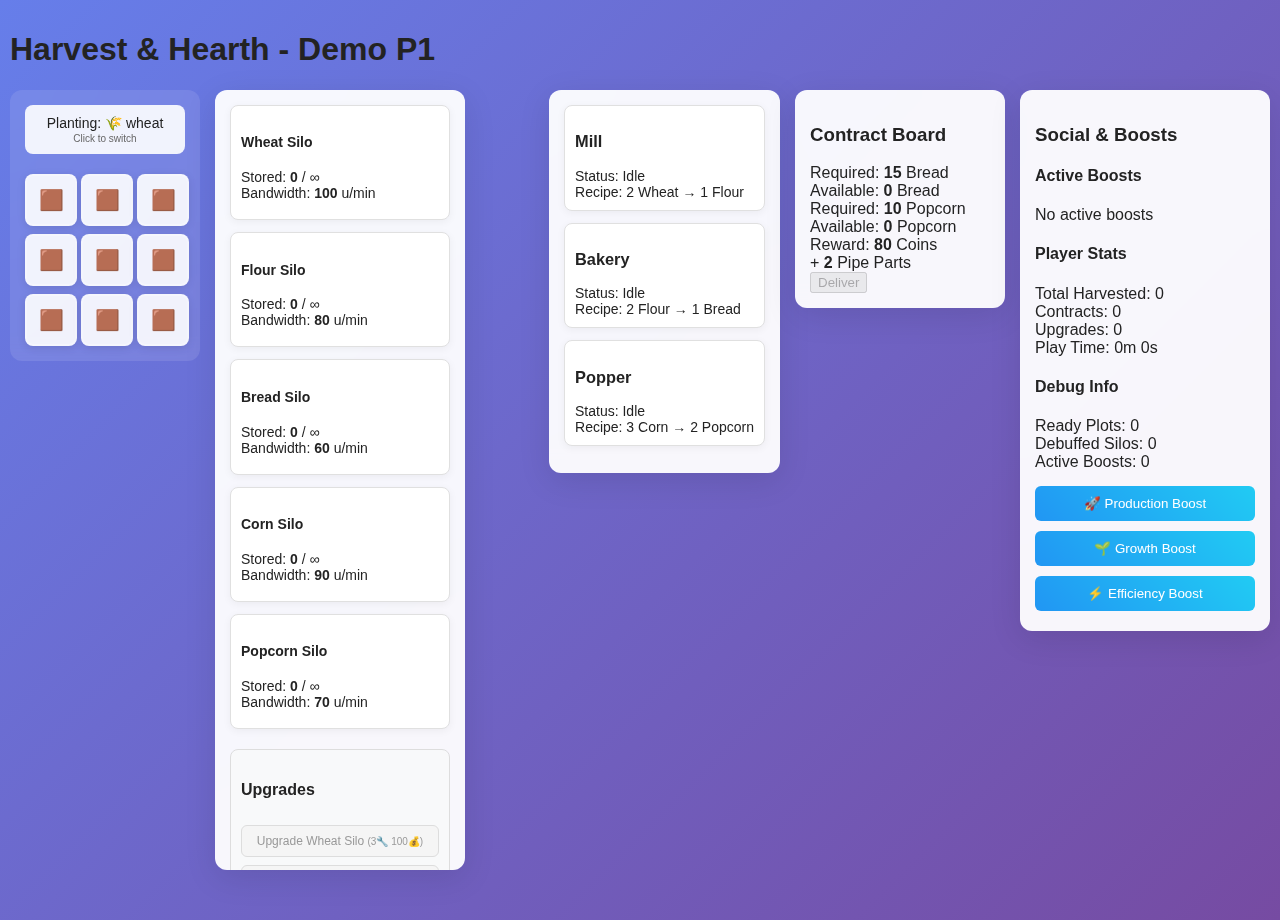
<file: index.html>
<!DOCTYPE html>
<html lang="en">
<head>
  <meta charset="UTF-8">
  <title>Harvest & Hearth - Prototype P1</title>
  <link rel="stylesheet" href="style.css">
</head>
<body>
  <h1>Harvest & Hearth - Demo P1</h1>
  <div id="game-root">
    <div id="field-grid"></div>
    <div id="silo-panel"></div>
    <div id="mill-panel"></div>
    <div id="contract-panel"></div>
    <div id="social-panel"></div>
  </div>
  <script src="utils.js"></script>
  <script src="balance.js"></script>
  <script src="crops.js"></script>
  <script src="map.js"></script>
  <script src="silo.js"></script>
  <script src="mechine.js"></script>
  <script src="contract.js"></script>
  <script src="upgrade.js"></script>
  <script src="social.js"></script>
  <script src="save.js"></script>
  <script src="app.js"></script>
</body>
</html>
</file>
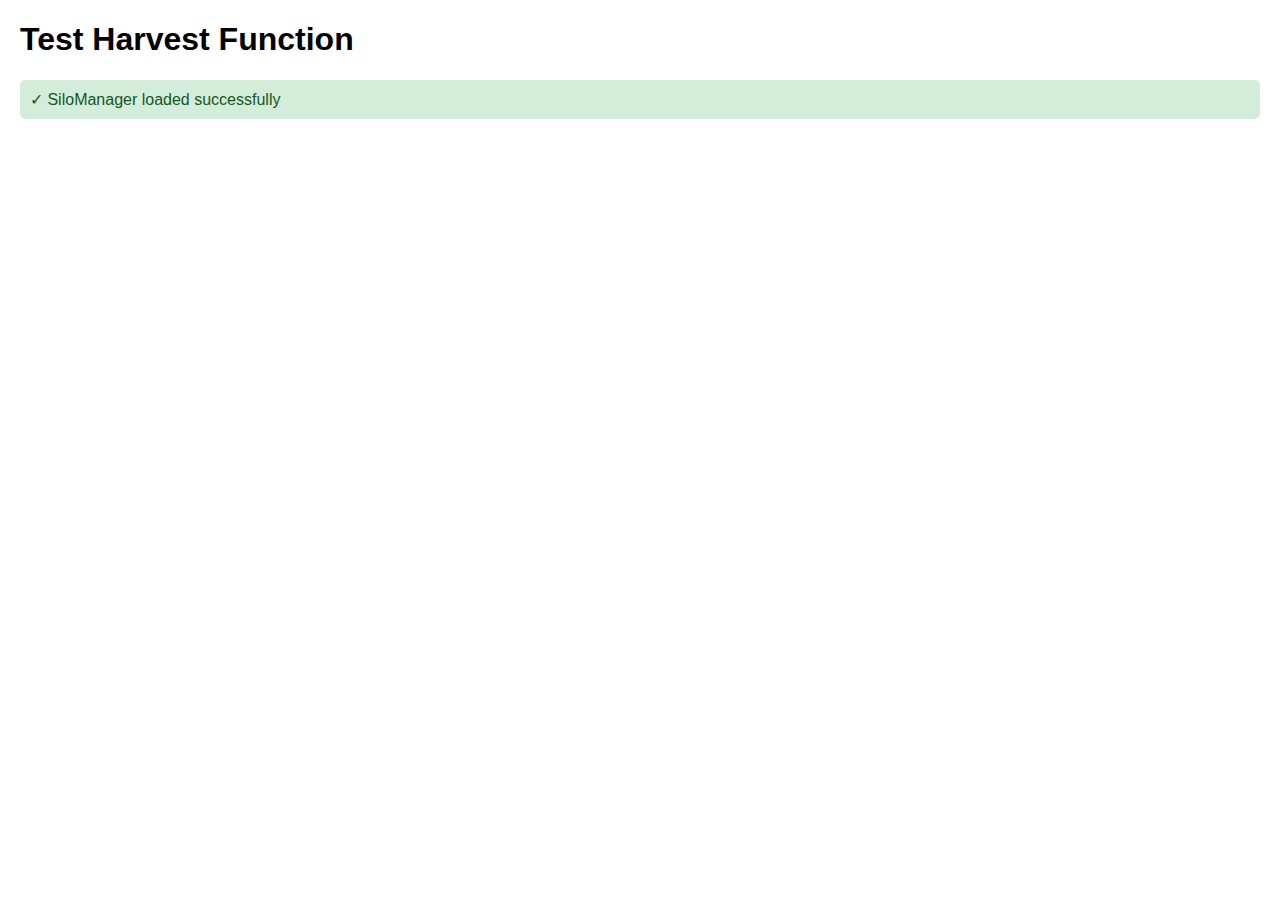
<file: test.html>
<!DOCTYPE html>
<html lang="en">
<head>
  <meta charset="UTF-8">
  <title>Test Harvest Function</title>
  <style>
    body { font-family: Arial, sans-serif; margin: 20px; }
    .test-result { margin: 10px 0; padding: 10px; border-radius: 5px; }
    .success { background: #d4edda; color: #155724; }
    .error { background: #f8d7da; color: #721c24; }
  </style>
</head>
<body>
  <h1>Test Harvest Function</h1>
  <div id="test-results"></div>
  
  <script src="utils.js"></script>
  <script src="silo.js"></script>
  <script>
    function runTests() {
      const results = document.getElementById('test-results');
      
      // Test 1: Check if SiloManager exists
      if (window.SiloManager) {
        results.innerHTML += '<div class="test-result success">✓ SiloManager loaded successfully</div>';
      } else {
        results.innerHTML += '<div class="test-result error">✗ SiloManager not found</div>';
        return;
      }
      
      // Test 2: Check if addToSilo function works
      const initialWheat = SiloManager.wheat.stored;
      SiloManager.addToSilo("wheat", 5);
      if (SiloManager.wheat.stored === initialWheat + 5) {
        results.innerHTML += '<div class="test-result success">✓ addToSilo function works correctly</div>';
      } else {
        results.innerHTML += '<div class="test-result error">✗ addToSilo function failed</div>';
      }
      
      // Test 3: Check if CROP object exists
      if (typeof CROP !== 'undefined' && CROP.wheat) {
        results.innerHTML += '<div class="test-result success">✓ CROP object loaded successfully</div>';
      } else {
        results.innerHTML += '<div class="test-result error">✗ CROP object not found</div>';
      }
      
      // Test 4: Check if now() function works
      const currentTime = now();
      if (typeof currentTime === 'number' && currentTime > 0) {
        results.innerHTML += '<div class="test-result success">✓ now() function works correctly</div>';
      } else {
        results.innerHTML += '<div class="test-result error">✗ now() function failed</div>';
      }
    }
    
    // Run tests when page loads
    window.onload = runTests;
  </script>
</body>
</html>
</file>
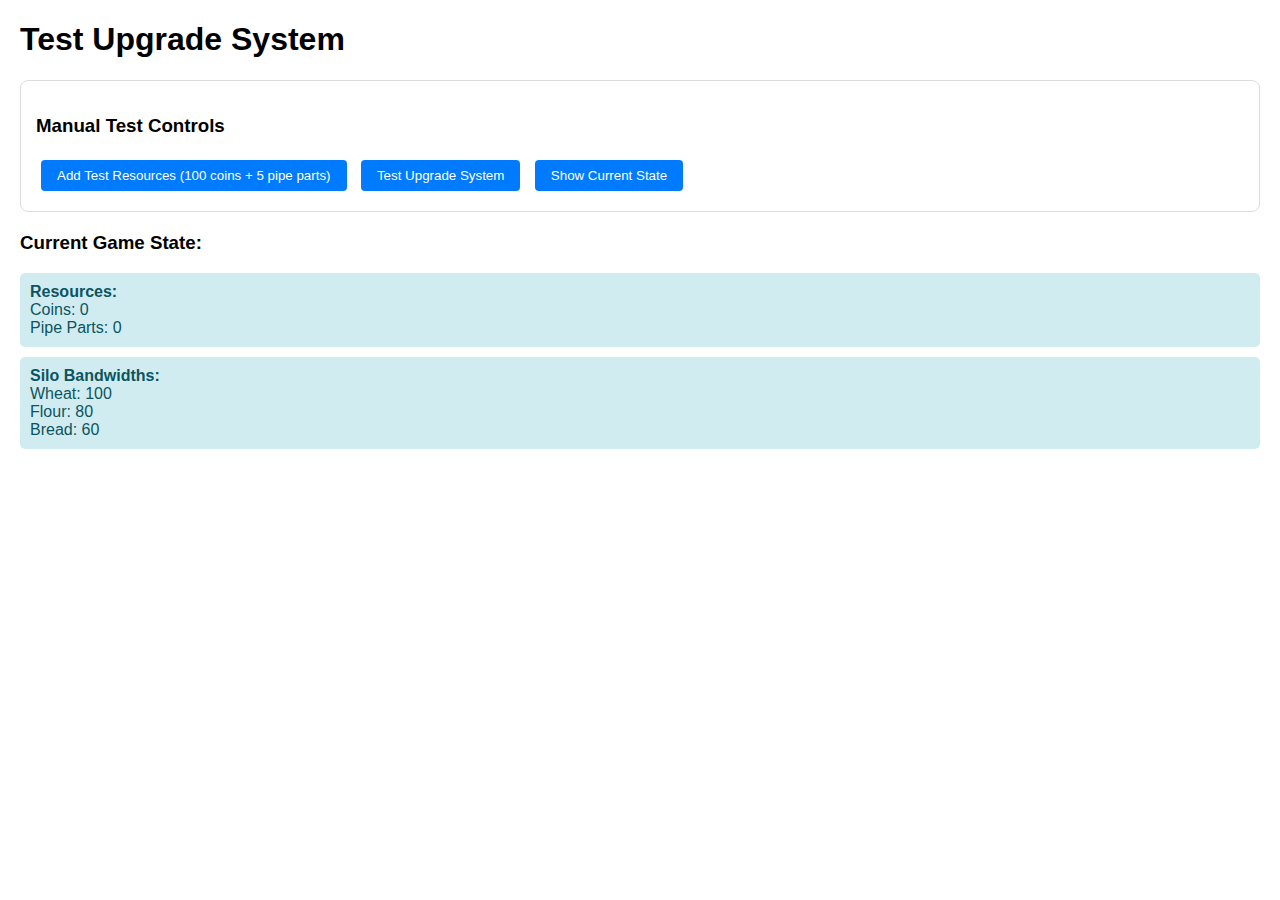
<file: test_upgrade.html>
<!DOCTYPE html>
<html lang="en">
<head>
  <meta charset="UTF-8">
  <title>Test Upgrade System</title>
  <style>
    body { font-family: Arial, sans-serif; margin: 20px; }
    .test-section { margin: 20px 0; padding: 15px; border: 1px solid #ddd; border-radius: 8px; }
    .test-result { margin: 10px 0; padding: 10px; border-radius: 5px; }
    .success { background: #d4edda; color: #155724; }
    .error { background: #f8d7da; color: #721c24; }
    .info { background: #d1ecf1; color: #0c5460; }
    button { padding: 8px 16px; margin: 5px; border: none; border-radius: 4px; cursor: pointer; }
    .test-btn { background: #007bff; color: white; }
    .test-btn:hover { background: #0056b3; }
  </style>
</head>
<body>
  <h1>Test Upgrade System</h1>
  
  <div class="test-section">
    <h3>Manual Test Controls</h3>
    <button class="test-btn" onclick="addTestResources()">Add Test Resources (100 coins + 5 pipe parts)</button>
    <button class="test-btn" onclick="testUpgradeSystem()">Test Upgrade System</button>
    <button class="test-btn" onclick="showCurrentState()">Show Current State</button>
  </div>
  
  <div id="test-results"></div>
  
  <script src="utils.js"></script>
  <script src="silo.js"></script>
  <script src="contract.js"></script>
  <script src="upgrade.js"></script>
  <script>
    function addTestResources() {
      ContractManager.coins = 100;
      ContractManager.pipeParts = 5;
      showCurrentState();
    }
    
    function testUpgradeSystem() {
      const results = document.getElementById('test-results');
      results.innerHTML = '<h3>Upgrade System Test Results:</h3>';
      
      // Test 1: Check if UpgradeManager exists
      if (window.UpgradeManager) {
        results.innerHTML += '<div class="test-result success">✓ UpgradeManager loaded successfully</div>';
      } else {
        results.innerHTML += '<div class="test-result error">✗ UpgradeManager not found</div>';
        return;
      }
      
      // Test 2: Check upgrade costs
      const wheatCost = UpgradeManager.upgradeCosts.wheat;
      results.innerHTML += `<div class="test-result info">Wheat upgrade cost: ${wheatCost.pipeParts} pipe parts + ${wheatCost.coins} coins</div>`;
      
      // Test 3: Check if can upgrade
      const canUpgradeWheat = UpgradeManager.canUpgrade('wheat');
      results.innerHTML += `<div class="test-result ${canUpgradeWheat ? 'success' : 'error'}">
        ${canUpgradeWheat ? '✓' : '✗'} Can upgrade wheat silo: ${canUpgradeWheat}
      </div>`;
      
      // Test 4: Test upgrade function
      if (canUpgradeWheat) {
        const oldBandwidth = SiloManager.wheat.bandwidth;
        const success = UpgradeManager.upgrade('wheat');
        const newBandwidth = SiloManager.wheat.bandwidth;
        
        results.innerHTML += `<div class="test-result ${success ? 'success' : 'error'}">
          ${success ? '✓' : '✗'} Upgrade wheat silo: ${success ? 'SUCCESS' : 'FAILED'}
          ${success ? `(Bandwidth: ${oldBandwidth} → ${newBandwidth})` : ''}
        </div>`;
      }
      
      // Test 5: Check popup function
      try {
        UpgradeManager.showUpgradePopup('flour');
        results.innerHTML += '<div class="test-result success">✓ Upgrade popup function works</div>';
      } catch (error) {
        results.innerHTML += `<div class="test-result error">✗ Upgrade popup error: ${error.message}</div>`;
      }
    }
    
    function showCurrentState() {
      const results = document.getElementById('test-results');
      results.innerHTML = '<h3>Current Game State:</h3>';
      
      results.innerHTML += `
        <div class="test-result info">
          <strong>Resources:</strong><br>
          Coins: ${ContractManager.coins}<br>
          Pipe Parts: ${ContractManager.pipeParts}
        </div>
      `;
      
      results.innerHTML += `
        <div class="test-result info">
          <strong>Silo Bandwidths:</strong><br>
          Wheat: ${SiloManager.wheat.bandwidth}<br>
          Flour: ${SiloManager.flour.bandwidth}<br>
          Bread: ${SiloManager.bread.bandwidth}
        </div>
      `;
      
      results.innerHTML += `
        <div class="test-result info">
          <strong>Upgrade Availability:</strong><br>
          Wheat: ${UpgradeManager.canUpgrade('wheat') ? 'Yes' : 'No'}<br>
          Flour: ${UpgradeManager.canUpgrade('flour') ? 'Yes' : 'No'}<br>
          Bread: ${UpgradeManager.canUpgrade('bread') ? 'Yes' : 'No'}
        </div>
      `;
    }
    
    // Auto-run initial test
    window.onload = function() {
      showCurrentState();
    };
  </script>
</body>
</html>
</file>
<file: style.css>
body { 
  font-family: 'Segoe UI', Tahoma, Geneva, Verdana, sans-serif; 
  background: linear-gradient(135deg, #667eea 0%, #764ba2 100%);
  color: #232323; 
  margin: 0;
  padding: 10px;
  min-height: 100vh;
  overflow-x: hidden;
}

#game-root { 
  display: grid;
  grid-template-columns: auto 1fr auto auto auto;
  gap: 15px; 
  margin: 0 auto; 
  max-width: 1920px;
  height: 800px;
  align-items: start;
}

#field-grid { 
  display: flex;
  flex-direction: column;
  gap: 10px;
  background: rgba(255,255,255,0.1);
  padding: 15px;
  border-radius: 12px;
  backdrop-filter: blur(10px);
  height: fit-content;
}

.field-tiles-container {
  display: grid; 
  grid-template-columns: repeat(3, 48px); 
  gap: 8px;
}

.crop-selector {
  margin-bottom: 10px;
}

.crop-selector-btn {
  background: rgba(255,255,255,0.9);
  padding: 8px 12px;
  border-radius: 8px;
  cursor: pointer;
  text-align: center;
  font-size: 14px;
  border: 2px solid transparent;
  transition: all 0.2s ease;
}

.crop-selector-btn:hover {
  background: rgba(255,255,255,1);
  border-color: #4CAF50;
  transform: translateY(-1px);
}

.crop-selector-btn small {
  display: block;
  font-size: 10px;
  color: #666;
  margin-top: 2px;
}

.field-tile { 
  width: 48px; 
  height: 48px; 
  border: 2px solid rgba(255,255,255,0.3); 
  display: flex; 
  align-items: center; 
  justify-content: center; 
  font-size: 20px; 
  background: rgba(255,255,255,0.9); 
  cursor: pointer; 
  border-radius: 8px;
  transition: all 0.2s ease;
  box-shadow: 0 2px 8px rgba(0,0,0,0.1);
}

.field-tile:hover { 
  transform: translateY(-2px); 
  box-shadow: 0 4px 12px rgba(0,0,0,0.2);
}

.field-tile.growing { 
  background: linear-gradient(45deg, #ffe89e, #ffd54f); 
  border-color: #ffb300;
}

.field-tile.ready { 
  background: linear-gradient(45deg, #b7f397, #81c784); 
  border-color: #4caf50;
  animation: pulse 2s infinite;
}

@keyframes pulse {
  0% { transform: scale(1); }
  50% { transform: scale(1.05); }
  100% { transform: scale(1); }
}

#silo-panel, #mill-panel, #contract-panel, #social-panel, #debug-hud { 
  min-width: 180px; 
  max-width: 220px;
  background: rgba(255,255,255,0.95);
  padding: 15px;
  border-radius: 12px;
  box-shadow: 0 8px 32px rgba(0,0,0,0.1);
  backdrop-filter: blur(10px);
  height: fit-content;
  max-height: 750px;
  overflow-y: auto;
}

.silo-item, .machine-item { 
  margin-bottom: 12px; 
  padding: 10px; 
  border: 1px solid #e0e0e0; 
  border-radius: 8px; 
  background: #fff; 
  box-shadow: 0 2px 8px rgba(0,0,0,0.05);
  transition: all 0.2s ease;
  font-size: 14px;
}

.silo-item:hover, .machine-item:hover {
  transform: translateY(-1px);
  box-shadow: 0 4px 12px rgba(0,0,0,0.1);
}

.silo-item.debuffed { 
  border-color: #ef4444; 
  background: linear-gradient(45deg, #fef2f2, #fee2e2);
  animation: shake 0.5s ease-in-out;
}

@keyframes shake {
  0%, 100% { transform: translateX(0); }
  25% { transform: translateX(-2px); }
  75% { transform: translateX(2px); }
}

/* Upgrade System Styles */
.upgrade-section { margin-top: 20px; padding: 10px; border: 1px solid #ddd; border-radius: 8px; background: #f8f9fa; }
.upgrade-silo-btn { width: 100%; padding: 8px; margin: 4px 0; border: 1px solid #ddd; border-radius: 6px; background: #fff; cursor: pointer; font-size: 12px; }
.upgrade-silo-btn.ready { background: #e3f2fd; border-color: #2196f3; color: #1976d2; }
.upgrade-silo-btn.ready:hover { background: #bbdefb; }
.upgrade-silo-btn.disabled { background: #f5f5f5; color: #999; cursor: not-allowed; }

/* Popup Styles */
.upgrade-popup-overlay { position: fixed; top: 0; left: 0; width: 100%; height: 100%; background: rgba(0,0,0,0.5); display: flex; align-items: center; justify-content: center; z-index: 1000; }
.upgrade-popup { background: white; border-radius: 12px; padding: 20px; min-width: 300px; max-width: 400px; box-shadow: 0 10px 25px rgba(0,0,0,0.2); }
.popup-header { display: flex; justify-content: space-between; align-items: center; margin-bottom: 15px; }
.close-btn { background: none; border: none; font-size: 24px; cursor: pointer; color: #666; }
.popup-content { margin-bottom: 20px; }
.current-stats, .upgrade-cost, .resource-check { margin: 10px 0; }
.sufficient { color: #4CAF50; }
.insufficient { color: #f44336; }
.popup-actions { display: flex; gap: 10px; }
.upgrade-btn, .cancel-btn { padding: 10px 20px; border: none; border-radius: 6px; cursor: pointer; }
.upgrade-btn.ready { background: #4CAF50; color: white; }
.upgrade-btn.disabled { background: #ccc; color: #666; cursor: not-allowed; }
.cancel-btn { background: #f5f5f5; color: #333; }

/* Notification Styles */
.upgrade-notification, .boost-notification, .save-notification, .load-notification { 
  position: fixed; 
  top: 20px; 
  right: 20px; 
  padding: 15px; 
  border-radius: 8px; 
  box-shadow: 0 4px 12px rgba(0,0,0,0.2); 
  z-index: 1001; 
  animation: slideIn 0.3s ease-out; 
}

.upgrade-notification { background: #4CAF50; color: white; }
.boost-notification { background: #2196F3; color: white; }
.boost-expired-notification { background: #FF9800; color: white; }
.save-notification { background: #9C27B0; color: white; }
.load-notification { background: #607D8B; color: white; }

@keyframes slideIn { 
  from { transform: translateX(100%); opacity: 0; } 
  to { transform: translateX(0); opacity: 1; } 
}

/* Social Panel Styles */
.boost-section, .stats-section, .debug-section { margin: 10px 0; }
.boost-item { 
  display: flex; 
  justify-content: space-between; 
  padding: 8px; 
  margin: 4px 0; 
  background: #f0f8ff; 
  border-radius: 6px; 
  border-left: 4px solid #2196F3;
}
.boost-controls { margin-top: 10px; }
.boost-btn { 
  width: 100%; 
  padding: 10px; 
  margin: 5px 0; 
  border: none; 
  border-radius: 6px; 
  background: linear-gradient(45deg, #2196F3, #21CBF3); 
  color: white; 
  cursor: pointer; 
  transition: all 0.2s ease;
}
.boost-btn:hover { 
  transform: translateY(-1px); 
  box-shadow: 0 4px 8px rgba(33, 150, 243, 0.3);
}

/* Debuff Warning Styles */
.debuff-warning { color: #ef4444; font-weight: bold; }
.warning { color: #f59e0b; font-weight: bold; }
.debuff-info { margin-top: 8px; font-size: 12px; }
</file>
